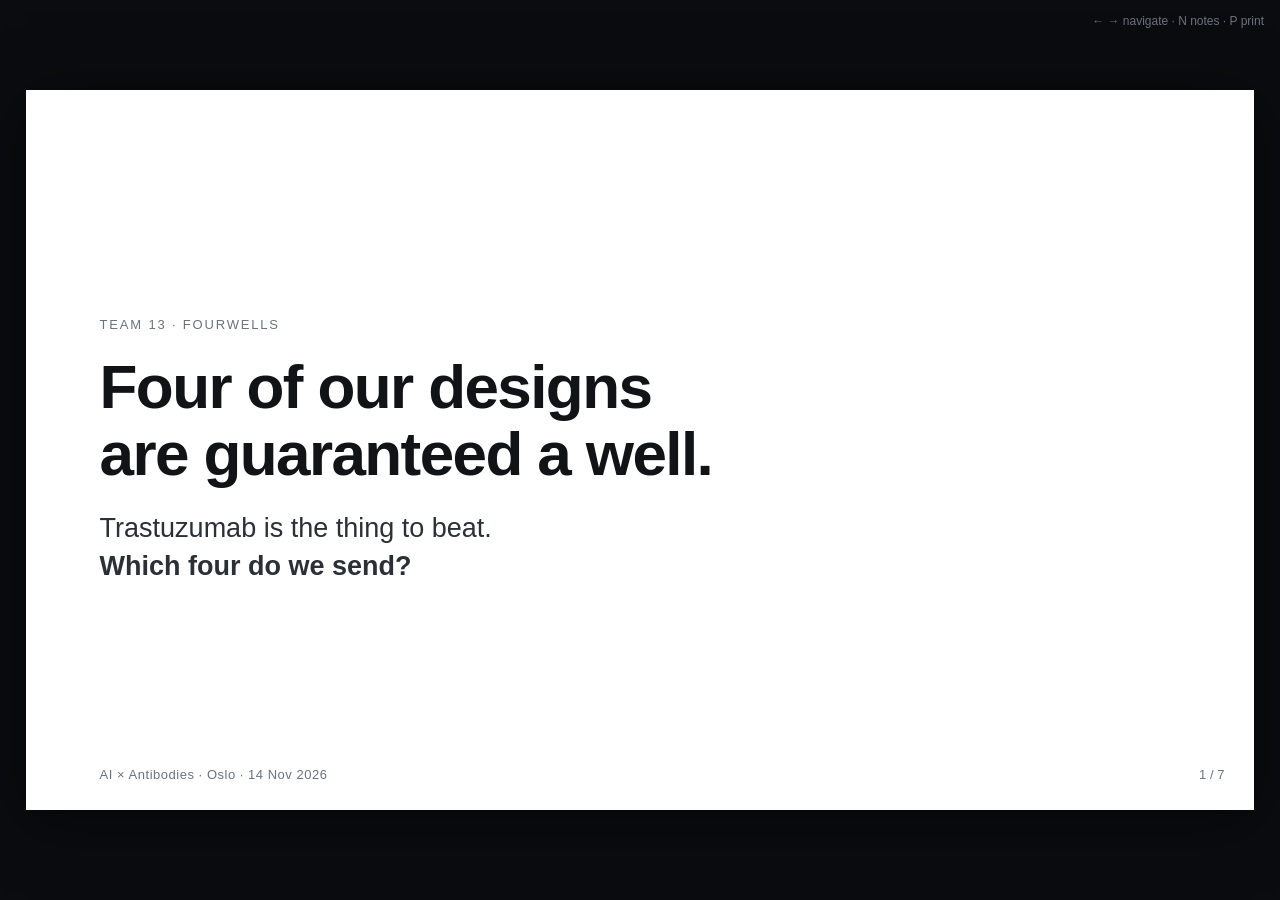
<file: pitch/index.html>
<!DOCTYPE html>
<html lang="en">
<head>
<meta charset="utf-8">
<meta name="viewport" content="width=device-width, initial-scale=1">
<title>FourWells — Team 13</title>
<style>
/* No CDN, no web font, no build step. This opens from a file:// URL on a laptop
   with no network, because at 18:05 the venue wifi is not a dependency we take. */
:root{
  --ink:#111317; --dim:#6b7280; --line:#e5e7eb; --bg:#fff;
  --accent:#1d4ed8; --warn:#b45309; --bad:#b91c1c; --good:#15803d;
}
*{box-sizing:border-box;margin:0;padding:0}
html,body{height:100%}
body{
  font:16px/1.5 -apple-system,BlinkMacSystemFont,"Segoe UI",Roboto,sans-serif;
  color:var(--ink); background:#0b0c0f; display:flex; align-items:center;
  justify-content:center; overflow:hidden;
}
#deck{width:100vw;height:100vh;display:flex;align-items:center;justify-content:center}
.slide{
  display:none; width:min(1280px,96vw); height:min(720px,92vh); background:var(--bg);
  padding:62px 74px; position:relative; flex-direction:column; justify-content:center;
  box-shadow:0 10px 60px rgba(0,0,0,.5);
}
.slide.on{display:flex}
.kicker{font-size:13px;letter-spacing:.14em;text-transform:uppercase;color:var(--dim);margin-bottom:20px}
h1{font-size:62px;line-height:1.08;letter-spacing:-1.6px;font-weight:700}
h2{font-size:40px;line-height:1.15;letter-spacing:-.9px;font-weight:650;margin-bottom:26px}
.lead{font-size:27px;line-height:1.4;color:#2b2f36;margin-top:22px;max-width:30ch}
.big{font-size:88px;font-weight:700;letter-spacing:-2.6px;line-height:1}
ul{list-style:none;margin-top:10px}
li{font-size:22px;line-height:1.5;margin:14px 0;padding-left:26px;position:relative;max-width:46ch}
li:before{content:"";position:absolute;left:0;top:13px;width:11px;height:2px;background:var(--accent)}
li b{font-weight:650}
.cols{display:flex;gap:48px;align-items:flex-start}
.col{flex:1}
.stats{display:flex;gap:40px;margin:14px 0 26px}
.stat{flex:1}
.stat .n{font-size:64px;font-weight:700;letter-spacing:-2px;line-height:1}
.stat .n.bad{color:var(--bad)} .stat .n.good{color:var(--good)}
.stat .l{font-size:15px;color:var(--dim);margin-top:9px;line-height:1.35;max-width:22ch}
.punch{
  font-size:26px;font-weight:600;border-left:4px solid var(--accent);
  padding:12px 0 12px 20px;margin-top:8px;max-width:44ch;
}
table{border-collapse:collapse;font-size:17px;margin-top:6px}
th,td{text-align:left;padding:6px 20px 6px 0;border-bottom:1px solid var(--line)}
th{font-size:12px;text-transform:uppercase;letter-spacing:.07em;color:var(--dim);font-weight:600}
.mono{font-family:ui-monospace,SFMono-Regular,Menlo,monospace;font-size:.92em}
.flow{display:flex;align-items:center;gap:10px;margin:26px 0 8px;flex-wrap:wrap}
.box{border:1.5px solid var(--ink);padding:13px 17px;font-size:16px;font-weight:600}
.box small{display:block;font-weight:400;color:var(--dim);font-size:12.5px;margin-top:3px}
.arrow{color:var(--dim);font-size:20px}
.note{font-size:15.5px;color:var(--dim);margin-top:22px;max-width:62ch;line-height:1.5}
.todo{
  background:#fff7ed;border:2px solid var(--warn);padding:22px 26px;margin-top:18px;
}
.todo h3{color:var(--warn);font-size:15px;text-transform:uppercase;letter-spacing:.08em;margin-bottom:10px}
.todo p{font-size:18px;line-height:1.5;max-width:56ch}
.todo code{background:#fff;border:1px solid #fde3c4;padding:1px 6px;font-size:15px}
#n{position:absolute;bottom:26px;right:30px;font-size:13px;color:var(--dim)}
#brand{position:absolute;bottom:26px;left:74px;font-size:13px;color:var(--dim);letter-spacing:.04em}
#notes{
  display:none;position:fixed;left:0;right:0;bottom:0;background:#111317;color:#e8eaed;
  padding:16px 26px;font-size:15px;line-height:1.5;border-top:2px solid var(--accent);
}
#notes.on{display:block}
#notes b{color:#93b4ff}
#hint{position:fixed;top:12px;right:16px;color:#6b7280;font-size:12px}
@media print{
  body{background:#fff;display:block;overflow:visible}
  #deck{display:block;width:auto;height:auto}
  .slide{display:flex!important;width:100%;height:100vh;page-break-after:always;box-shadow:none;padding:50px 58px}
  #hint,#notes{display:none!important}
}
</style>
</head>
<body>
<div id="hint">← → navigate · N notes · P print</div>
<div id="deck">

<!-- 1 ---------------------------------------------------------------->
<section class="slide on" data-note="Say it, then stop for a beat. Do not explain the pipeline yet. Let the room sit with the number four.">
  <div class="kicker">Team 13 · FourWells</div>
  <h1>Four of our designs<br>are guaranteed a well.</h1>
  <div class="lead">Trastuzumab is the thing to beat.<br><b>Which four do we send?</b></div>
  <div id="brand">AI × Antibodies · Oslo · 14 Nov 2026</div>
  <div id="n">1 / 7</div>
</section>

<!-- 2 ---------------------------------------------------------------->
<section class="slide" data-note="The point of this slide is that candidate count is not the game. Everyone will have thousands. Say: 'nobody in this room wins on candidate count.'">
  <div class="kicker">Why this is hard</div>
  <h2>S-tier means beating trastuzumab<br>on all three axes at once.</h2>
  <div class="cols">
    <div class="col">
      <table>
        <tr><th>Axis</th><th>How the lab measures it</th></tr>
        <tr><td><b>Binding</b></td><td>SPR</td></tr>
        <tr><td><b>Epitope</b></td><td>competitive binding vs trastuzumab</td></tr>
        <tr><td><b>Thermostability</b></td><td>direct measurement</td></tr>
      </table>
      <div class="note">S = all three. A = two. B = one.<br>Most S-tier designs wins the track.</div>
    </div>
    <div class="col">
      <div class="punch">Everyone here has thousands of candidates by three o&rsquo;clock.<br><br>Nobody wins on candidate count. The prize is decided by a <b>ranking</b>.</div>
    </div>
  </div>
  <div id="n">2 / 7</div>
</section>

<!-- 3 ---------------------------------------------------------------->
<section class="slide" data-note="Twenty seconds. Do not linger — this is the slide every other team will spend three minutes on. The funnel numbers are from the committed demo run.">
  <div class="kicker">What we built</div>
  <h2>A ranking engine, not a generator.</h2>
  <div class="flow">
    <div class="box">Generate<small>Foundry RFD4-Proteina</small></div><span class="arrow">→</span>
    <div class="box">Gate<small>abguard + cheap checks</small></div><span class="arrow">→</span>
    <div class="box">Three axes<small>one predictor each</small></div><span class="arrow">→</span>
    <div class="box">Portfolio<small>4 slots, 4 hypotheses</small></div><span class="arrow">→</span>
    <div class="box">Order sheet<small>what the lab makes</small></div>
  </div>
  <ul>
    <li><b>Every rejection carries a named reason</b> — the reason distribution is an output, so drift in generation is visible immediately.</li>
    <li><b>Offline and deterministic.</b> Fixed seed, committed cache, no network. A judge reproduces our numbers with no GPU.</li>
    <li><b>Re-renders without re-running anything</b> — the records are the evidence, the report is a view of them.</li>
  </ul>
  <div id="n">3 / 7</div>
</section>

<!-- 4 ---------------------------------------------------------------->
<section class="slide" data-note="This is the judgment slide. The product-not-sum point is the one to land: excellent on two axes and hopeless on the third scores ZERO S-tier, and an average hides exactly that.">
  <div class="kicker">How we decide</div>
  <h2>Four decisions we can defend.</h2>
  <ul>
    <li><b>Epitope is near-free in optimisation and fatal in de novo.</b> So every de novo design is conditioned on HER2 domain IV, and one with no structural evidence it gets there is <i>capped, not guessed</i>.</li>
    <li><b>Stability is the beatable axis</b> — so it gets the real effort.</li>
    <li><b>We rank on the joint probability, not a weighted sum.</b> Excellent on two axes and hopeless on the third scores zero S-tier. An average hides precisely that; a product cannot.</li>
    <li><b>Never four slots on four variants of one parent.</b> Slots are allocated across clusters, so four wells buy four hypotheses.</li>
  </ul>
  <div id="n">4 / 7</div>
</section>

<!-- 5 ---------------------------------------------------------------->
<section class="slide" data-note="THE slide. Get here fast. Lead with the null result — a team that names its own failure mode reads as credible, one showing only wins reads as overfitted. Then the exclusions, then the two named mistakes.">
  <div class="kicker">The proof — and it is a null result</div>
  <h2>We trained the obvious model.<br>It does not work, and we can show why.</h2>
  <div class="stats">
    <div class="stat"><div class="n good">0.879</div><div class="l">AUC on held-out FACS variants (edit distance &gt; 7, zero shared CDRH3)</div></div>
    <div class="stat"><div class="n bad">0.508</div><div class="l">AUC on the SPR-measured designs we are actually allowed to submit — <b>chance</b></div></div>
    <div class="stat"><div class="n">0.750</div><div class="l">plain CDRH3 identity to trastuzumab, same designs</div></div>
  </div>
  <div class="punch">A 524,346-row training set loses to a string comparison.</div>
  <div class="note">
    <b>Why, measurably:</b> the FACS label itself only predicts a tighter K<sub>D</sub> at AUC 0.608 (n = 27 molecules carrying both). The ceiling is the assay gap, not the model &mdash; so no model fit to these labels can clear it.
    <b>The pool is 114</b> after removing 48 too similar to the parent to be submittable, 17 training leaks, 8 parent replicates and 3 non-10-mers &mdash; every exclusion removes designs that would have flattered us.
    <b>Our two worst calls:</b> <span class="mono">YNAGMYVYTG</span> ranked 1 of 114 and measures 124&nbsp;nM; <span class="mono">WKGYGSYVHD</span> binds at 0.723&nbsp;nM and ranked 112 of 114.
  </div>
  <div id="n">5 / 7</div>
</section>

<!-- 6 ---------------------------------------------------------------->
<section class="slide" data-note="The most concrete thing any team puts on screen. One line per design: the hypothesis, the three axes against the baseline, the kill criterion. FILL THIS FROM THE ORDER SHEET.">
  <div class="kicker">Our four · 4 of 205 eligible, from 401 generated</div>
  <h2>Four wells, four hypotheses.</h2>
  <table style="font-size:15.5px;width:100%">
    <tr>
      <th>#</th><th>Design</th><th>CDRH3</th><th>Subs</th>
      <th>Binding</th><th>Epitope</th><th>Stability</th><th>Joint</th><th>Kill criterion</th>
    </tr>
    <tr><td>&mdash;</td><td><b>trastuzumab</b></td><td class="mono">WGGDGFYAMD</td><td>&mdash;</td>
      <td><b>0.500</b></td><td><b>0.500</b></td><td><b>0.500</b></td><td><b>0.125</b></td>
      <td style="color:#6b7280">the baseline, by construction</td></tr>
    <tr><td>1</td><td class="mono">optA_46</td><td class="mono">SYSTSYYYFD</td><td>8</td>
      <td>0.25 ▼</td><td>0.34 ▼ <small>prior</small></td><td>0.57 ▲</td><td>0.046</td>
      <td>SPR K<sub>D</sub> above parent</td></tr>
    <tr><td>2</td><td class="mono">optB_10</td><td class="mono">YPGRYFYTYD</td><td>6</td>
      <td>0.23 ▼</td><td>0.29 ▼ <b>structural</b></td><td>0.61 ▲</td><td>0.041</td>
      <td>SPR K<sub>D</sub> above parent</td></tr>
    <tr><td>3</td><td class="mono">optA_21</td><td class="mono">WKSSYYYYFD</td><td>7</td>
      <td>0.28 ▼</td><td>0.23 ▼ <b>structural</b></td><td>0.60 ▲</td><td>0.038</td>
      <td>no longer displaces trastuzumab</td></tr>
    <tr><td>4</td><td class="mono">optA_55</td><td class="mono">YASLYNYYFD</td><td>8</td>
      <td>0.18 ▼</td><td>0.34 ▼ <small>prior</small></td><td>0.57 ▲</td><td>0.034</td>
      <td>SPR K<sub>D</sub> above parent</td></tr>
  </table>
  <div class="note" style="margin-top:16px">
    <b>Four clusters, four ideas</b> &mdash; c30, c135, c119, c79. A failure costs us one hypothesis, not the shortlist. <b>Two score epitope from measured structure</b> (75% and 65% domain IV coverage), two from the paratope-conservation prior.
    <b>Every row is below 0.500 on binding</b>, and that is the honest shape of the bet: the &lt;70% CDRH3 rule forces us off an affinity-matured loop, so we are buying stability and epitope and paying for it in affinity. <b>All four are optimisation track</b> &mdash; deliberate, not discovered.
  </div>
  <div id="n">6 / 7</div>
</section>

<!-- 7 ---------------------------------------------------------------->
<section class="slide" data-note="Close on the slot arithmetic: a good pitch is not separate from the lab result, it buys more shots at it. Then stop talking.">
  <div class="kicker">What is next</div>
  <h2>The ranking layer outlives this challenge.</h2>
  <div class="cols">
    <div class="col">
      <ul>
        <li><b>Every design ships with a kill criterion</b>, so the lab result is informative either way — we wrote down what would falsify each one before seeing any data.</li>
        <li><b>The ranking layer is generation-agnostic.</b> Gates, axes and portfolio read the record, not the antigen — we rehearsed it blind on two targets it had never seen.</li>
        <li><b>What we did not do:</b> try to out-model Foundry in seven hours.</li>
      </ul>
    </div>
    <div class="col">
      <div class="punch">Placing today earns 12, 8 or 4 extra wells on top of the guaranteed four.<br><br>A good pitch is not separate from the lab result. It buys more shots at it.</div>
    </div>
  </div>
  <div class="note"><b>Honest limit:</b> generation does not yet retarget — the reference antibody stays trastuzumab whatever target you pass. The ranking layer retargets; the generator does not. See <span class="mono">docs/blind-rehearsal.md</span>.</div>
  <div id="n">7 / 7</div>
</section>

</div>
<div id="notes"></div>

<script>
(function(){
  var s = [].slice.call(document.querySelectorAll('.slide')), i = 0, notesOn = false;
  var notes = document.getElementById('notes');
  function draw(){
    s.forEach(function(el,k){ el.classList.toggle('on', k===i); });
    notes.innerHTML = '<b>Slide ' + (i+1) + '</b> — ' + (s[i].dataset.note || '');
    try { location.hash = 's' + (i+1); } catch(e){}
  }
  function go(d){ i = Math.max(0, Math.min(s.length-1, i+d)); draw(); }
  document.addEventListener('keydown', function(e){
    if (e.key==='ArrowRight'||e.key===' '||e.key==='PageDown'){ e.preventDefault(); go(1); }
    else if (e.key==='ArrowLeft'||e.key==='PageUp'){ e.preventDefault(); go(-1); }
    else if (e.key==='Home'){ i=0; draw(); }
    else if (e.key==='End'){ i=s.length-1; draw(); }
    else if (e.key==='n'||e.key==='N'){ notesOn=!notesOn; notes.classList.toggle('on',notesOn); }
    else if (e.key==='p'||e.key==='P'){ window.print(); }
    else if (e.key>='1'&&e.key<='7'){ i=+e.key-1; draw(); }
  });
  document.addEventListener('click', function(e){ if(!e.target.closest('#notes')) go(1); });
  var m = (location.hash||'').match(/^#s(\d+)$/);
  if (m) i = Math.max(0, Math.min(s.length-1, +m[1]-1));
  draw();
})();
</script>
</body>
</html>
</file>
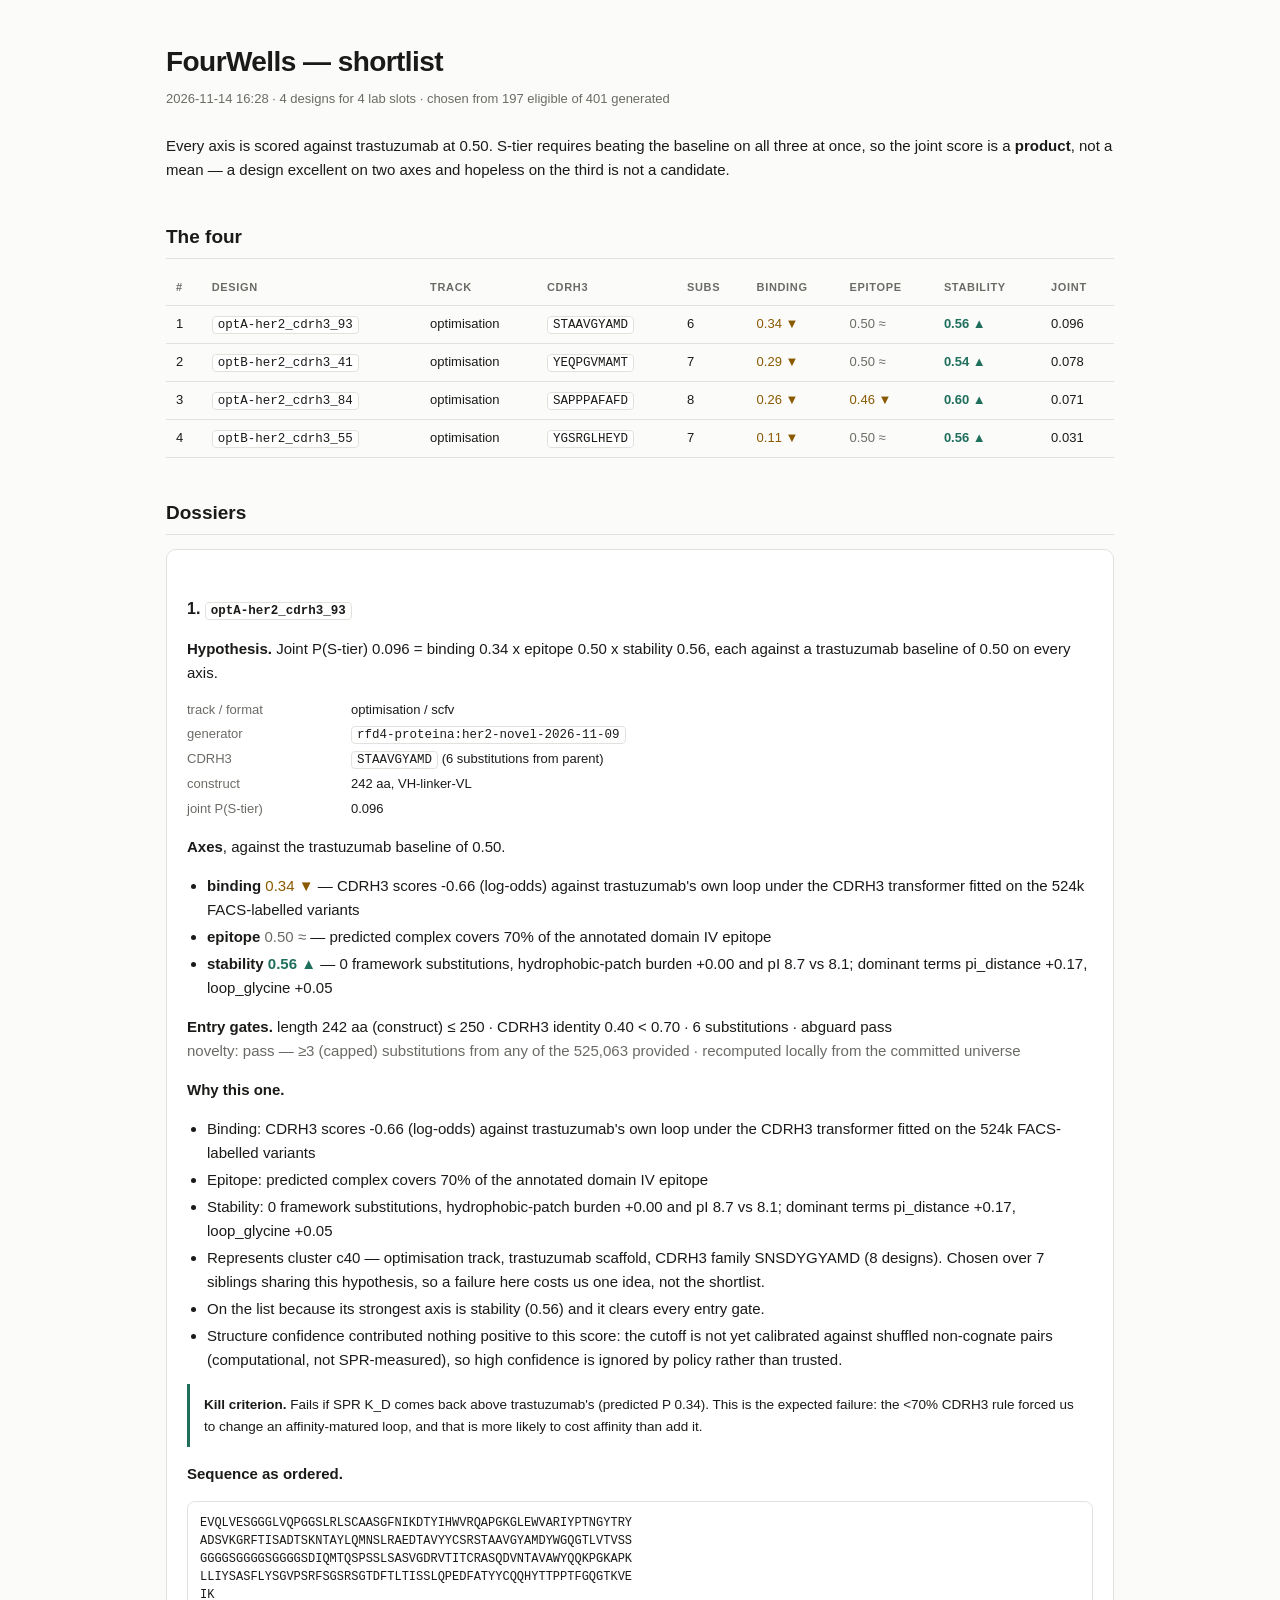
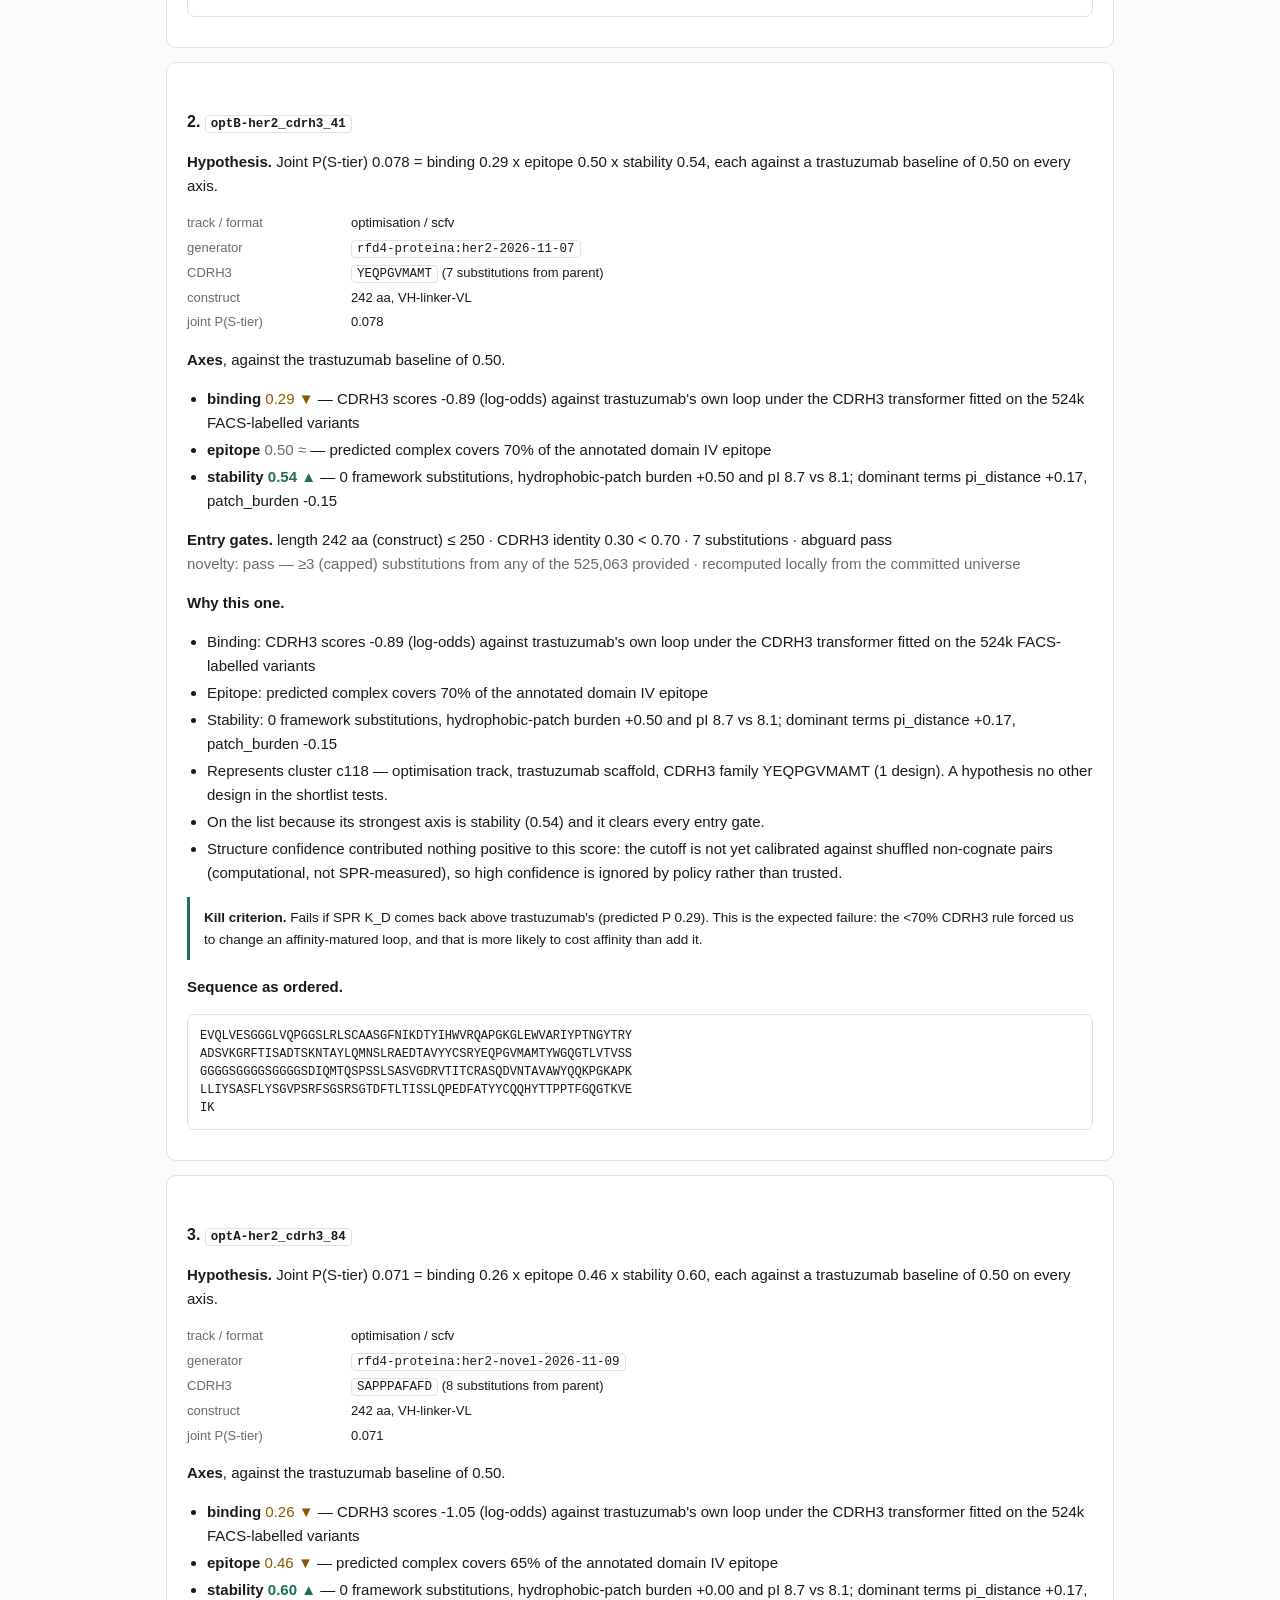
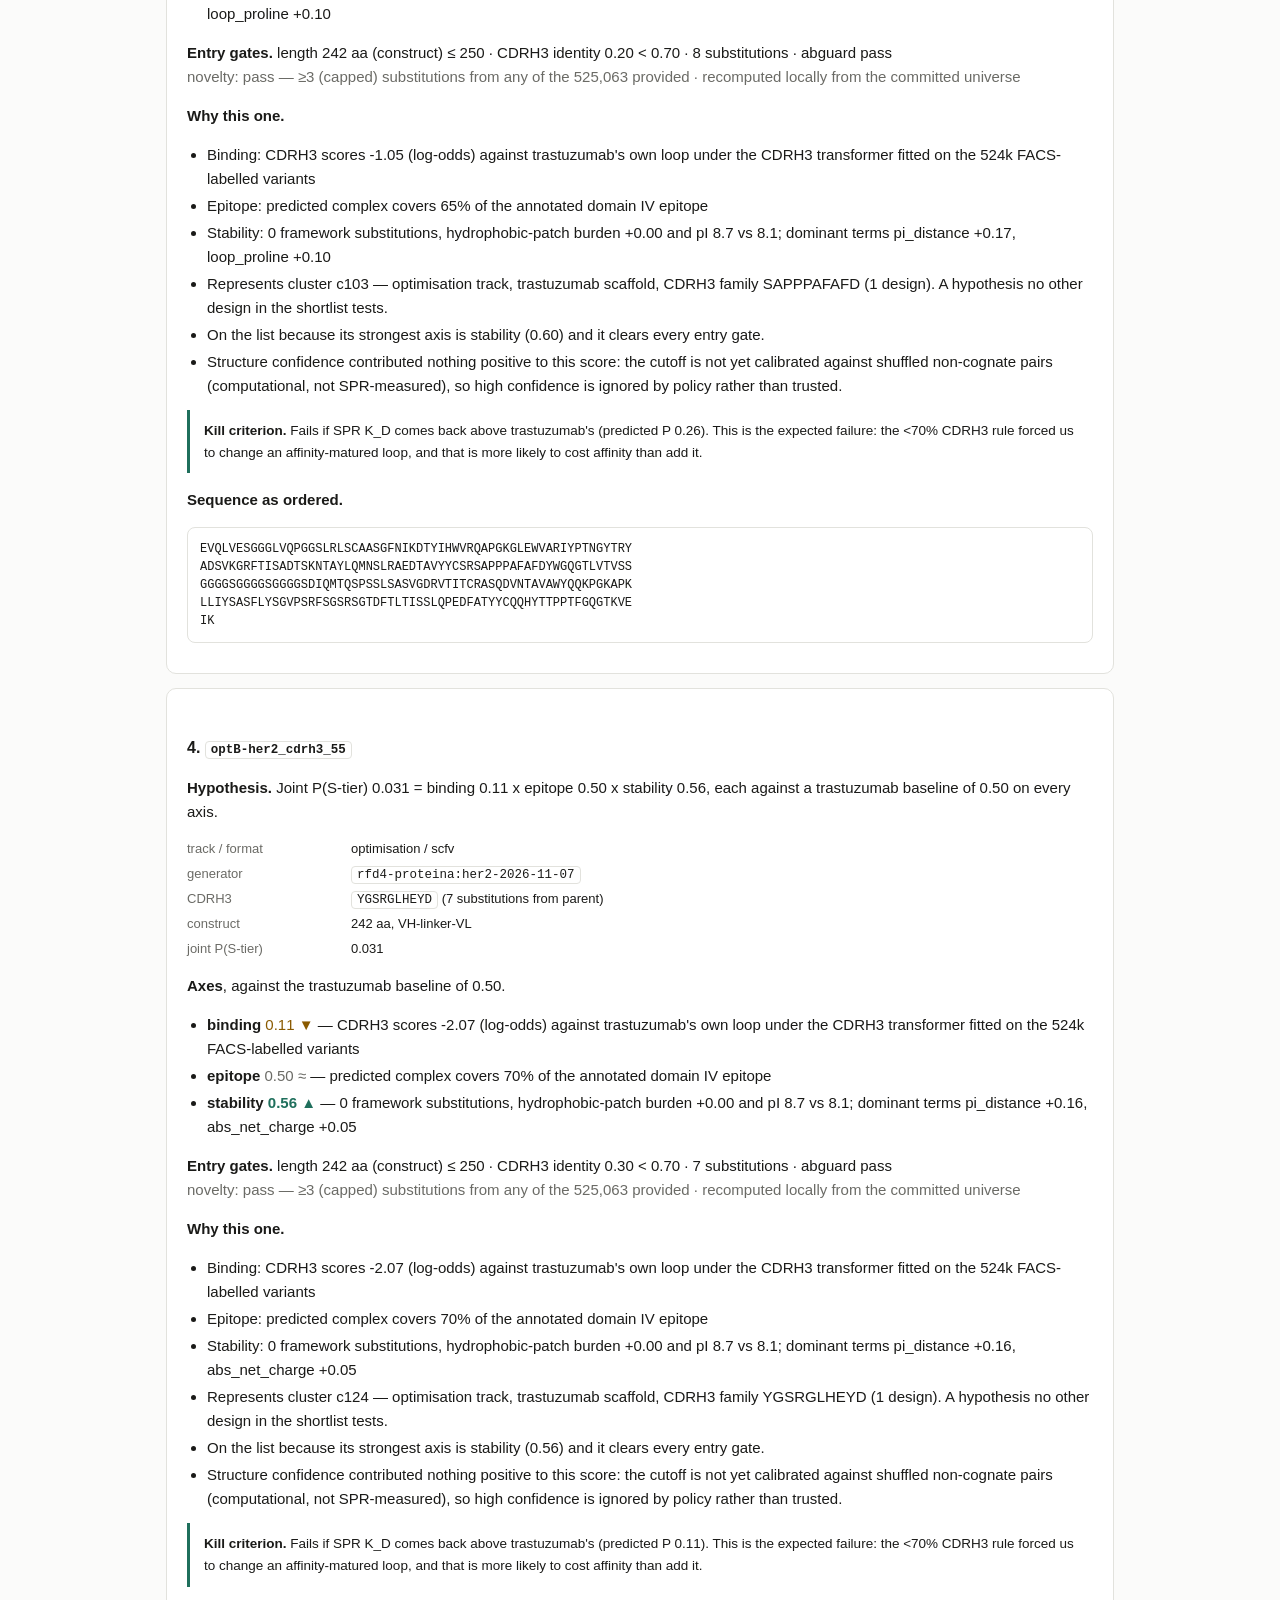
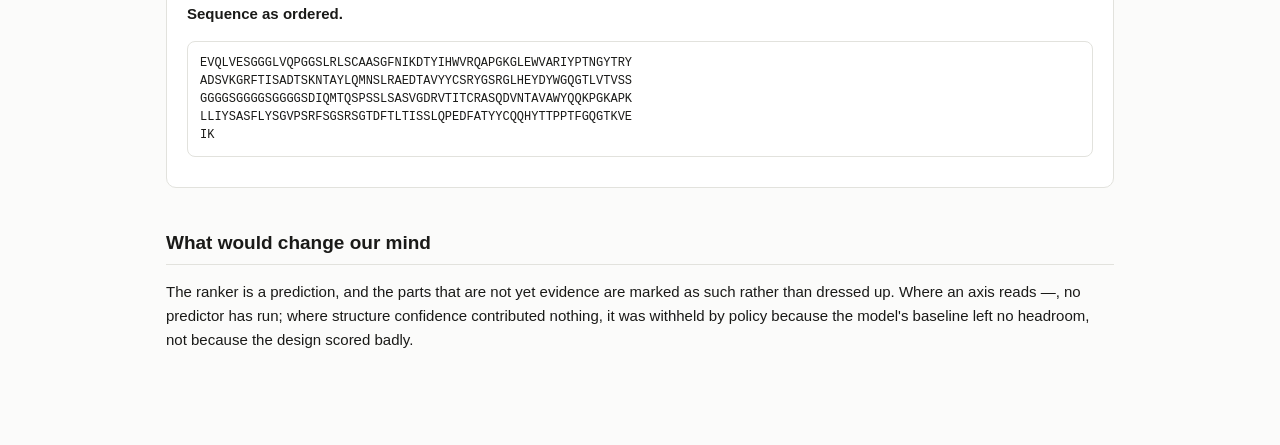
<file: results/report.html>
<!doctype html><html lang=en><meta charset=utf-8>
<meta name=viewport content="width=device-width,initial-scale=1">
<title>FourWells shortlist</title>
<style>
:root{--bg:#fbfbfa;--fg:#1a1a18;--mut:#6b6b66;--line:#e2e2dd;--acc:#1f6f5c;--warn:#8a5a00;--card:#fff}
@media(prefers-color-scheme:dark){:root:not([data-theme=light]){--bg:#16171a;--fg:#e8e8e4;--mut:#9a9a94;--line:#2b2c30;--acc:#5fc9a8;--warn:#d9a441;--card:#1d1e22}}
*{box-sizing:border-box}
body{margin:0;background:var(--bg);color:var(--fg);font:15px/1.6 ui-sans-serif,-apple-system,Segoe UI,Roboto,sans-serif}
.wrap{max-width:980px;margin:0 auto;padding:40px 16px 80px}
h1{font-size:28px;margin:0 0 4px;letter-spacing:-.02em}
h2{font-size:19px;margin:40px 0 12px;padding-bottom:6px;border-bottom:1px solid var(--line)}
h3{font-size:16px;margin:28px 0 8px}
.sub{color:var(--mut);font-size:13px;margin-bottom:24px}
table{width:100%;border-collapse:collapse;font-size:13px;margin:12px 0}
th,td{text-align:left;padding:8px 10px;border-bottom:1px solid var(--line)}
th{color:var(--mut);font-weight:600;font-size:11px;text-transform:uppercase;letter-spacing:.06em}
code,pre{font-family:ui-monospace,SFMono-Regular,Menlo,monospace}
code{font-size:12.5px;background:var(--card);border:1px solid var(--line);border-radius:4px;padding:1px 5px}
pre{background:var(--card);border:1px solid var(--line);border-radius:8px;padding:12px;overflow-x:auto;font-size:12px;line-height:1.5}
.card{background:var(--card);border:1px solid var(--line);border-radius:10px;padding:18px 20px;margin:14px 0}
.up{color:var(--acc);font-weight:600}.dn{color:var(--warn)}.eq{color:var(--mut)}
.kv{display:grid;grid-template-columns:150px 1fr;gap:4px 14px;font-size:13px;margin:10px 0}
.kv dt{color:var(--mut)}.kv dd{margin:0}
.warn{border-left:3px solid var(--warn);background:var(--card);padding:12px 16px;border-radius:0 8px 8px 0;margin:14px 0;font-size:13.5px}
.kill{border-left:3px solid var(--acc);padding:10px 14px;margin:12px 0;font-size:13.5px;background:var(--card);border-radius:0 8px 8px 0}
ul{margin:8px 0;padding-left:20px}li{margin:3px 0}
@media(max-width:640px){.kv{grid-template-columns:1fr}.wrap{padding:24px 16px 60px}}
</style><div class=wrap>
<h1>FourWells — shortlist</h1>
<div class=sub>2026-11-14 16:28 · 4 designs for 4 lab slots · chosen from 197 eligible of 401 generated</div>
<p>Every axis is scored against trastuzumab at 0.50. S-tier requires beating the baseline on all three at once, so the joint score is a <strong>product</strong>, not a mean — a design excellent on two axes and hopeless on the third is not a candidate.</p>
<h2>The four</h2><table><tr><th>#<th>design<th>track<th>CDRH3<th>subs<th>binding<th>epitope<th>stability<th>joint
<tr><td>1<td><code>optA-her2_cdrh3_93</code><td>optimisation<td><code>STAAVGYAMD</code><td>6<td><span class="dn">0.34 ▼</span><td><span class="eq">0.50 ≈</span><td><span class="up">0.56 ▲</span><td>0.096
<tr><td>2<td><code>optB-her2_cdrh3_41</code><td>optimisation<td><code>YEQPGVMAMT</code><td>7<td><span class="dn">0.29 ▼</span><td><span class="eq">0.50 ≈</span><td><span class="up">0.54 ▲</span><td>0.078
<tr><td>3<td><code>optA-her2_cdrh3_84</code><td>optimisation<td><code>SAPPPAFAFD</code><td>8<td><span class="dn">0.26 ▼</span><td><span class="dn">0.46 ▼</span><td><span class="up">0.60 ▲</span><td>0.071
<tr><td>4<td><code>optB-her2_cdrh3_55</code><td>optimisation<td><code>YGSRGLHEYD</code><td>7<td><span class="dn">0.11 ▼</span><td><span class="eq">0.50 ≈</span><td><span class="up">0.56 ▲</span><td>0.031
</table>
<h2>Dossiers</h2>
<div class=card><h3>1. <code>optA-her2_cdrh3_93</code></h3>
<p><strong>Hypothesis.</strong> Joint P(S-tier) 0.096 = binding 0.34 x epitope 0.50 x stability 0.56, each against a trastuzumab baseline of 0.50 on every axis.</p>
<dl class=kv>
<dt>track / format<dd>optimisation / scfv
<dt>generator<dd><code>rfd4-proteina:her2-novel-2026-11-09</code>
<dt>CDRH3<dd><code>STAAVGYAMD</code> (6 substitutions from parent)
<dt>construct<dd>242 aa, VH-linker-VL
<dt>joint P(S-tier)<dd>0.096
</dl>
<p><strong>Axes</strong>, against the trastuzumab baseline of 0.50.</p><ul>
<li><strong>binding</strong> <span class="dn">0.34 ▼</span> — CDRH3 scores -0.66 (log-odds) against trastuzumab&#x27;s own loop under the CDRH3 transformer fitted on the 524k FACS-labelled variants
<li><strong>epitope</strong> <span class="eq">0.50 ≈</span> — predicted complex covers 70% of the annotated domain IV epitope
<li><strong>stability</strong> <span class="up">0.56 ▲</span> — 0 framework substitutions, hydrophobic-patch burden +0.00 and pI 8.7 vs 8.1; dominant terms pi_distance +0.17, loop_glycine +0.05
</ul>
<p><strong>Entry gates.</strong> length 242 aa (construct) ≤ 250 · CDRH3 identity 0.40 &lt; 0.70 · 6 substitutions · abguard pass<br><span class=eq>novelty: pass — ≥3 (capped) substitutions from any of the 525,063 provided · recomputed locally from the committed universe</span></p>
<p><strong>Why this one.</strong></p><ul>
<li>Binding: CDRH3 scores -0.66 (log-odds) against trastuzumab&#x27;s own loop under the CDRH3 transformer fitted on the 524k FACS-labelled variants
<li>Epitope: predicted complex covers 70% of the annotated domain IV epitope
<li>Stability: 0 framework substitutions, hydrophobic-patch burden +0.00 and pI 8.7 vs 8.1; dominant terms pi_distance +0.17, loop_glycine +0.05
<li>Represents cluster c40 — optimisation track, trastuzumab scaffold, CDRH3 family SNSDYGYAMD (8 designs). Chosen over 7 siblings sharing this hypothesis, so a failure here costs us one idea, not the shortlist.
<li>On the list because its strongest axis is stability (0.56) and it clears every entry gate.
<li>Structure confidence contributed nothing positive to this score: the cutoff is not yet calibrated against shuffled non-cognate pairs (computational, not SPR-measured), so high confidence is ignored by policy rather than trusted.
</ul>
<div class=kill><strong>Kill criterion.</strong> Fails if SPR K_D comes back above trastuzumab&#x27;s (predicted P 0.34). This is the expected failure: the &lt;70% CDRH3 rule forced us to change an affinity-matured loop, and that is more likely to cost affinity than add it.</div>
<p><strong>Sequence as ordered.</strong></p><pre>
EVQLVESGGGLVQPGGSLRLSCAASGFNIKDTYIHWVRQAPGKGLEWVARIYPTNGYTRY
ADSVKGRFTISADTSKNTAYLQMNSLRAEDTAVYYCSRSTAAVGYAMDYWGQGTLVTVSS
GGGGSGGGGSGGGGSDIQMTQSPSSLSASVGDRVTITCRASQDVNTAVAWYQQKPGKAPK
LLIYSASFLYSGVPSRFSGSRSGTDFTLTISSLQPEDFATYYCQQHYTTPPTFGQGTKVE
IK
</pre></div>
<div class=card><h3>2. <code>optB-her2_cdrh3_41</code></h3>
<p><strong>Hypothesis.</strong> Joint P(S-tier) 0.078 = binding 0.29 x epitope 0.50 x stability 0.54, each against a trastuzumab baseline of 0.50 on every axis.</p>
<dl class=kv>
<dt>track / format<dd>optimisation / scfv
<dt>generator<dd><code>rfd4-proteina:her2-2026-11-07</code>
<dt>CDRH3<dd><code>YEQPGVMAMT</code> (7 substitutions from parent)
<dt>construct<dd>242 aa, VH-linker-VL
<dt>joint P(S-tier)<dd>0.078
</dl>
<p><strong>Axes</strong>, against the trastuzumab baseline of 0.50.</p><ul>
<li><strong>binding</strong> <span class="dn">0.29 ▼</span> — CDRH3 scores -0.89 (log-odds) against trastuzumab&#x27;s own loop under the CDRH3 transformer fitted on the 524k FACS-labelled variants
<li><strong>epitope</strong> <span class="eq">0.50 ≈</span> — predicted complex covers 70% of the annotated domain IV epitope
<li><strong>stability</strong> <span class="up">0.54 ▲</span> — 0 framework substitutions, hydrophobic-patch burden +0.50 and pI 8.7 vs 8.1; dominant terms pi_distance +0.17, patch_burden -0.15
</ul>
<p><strong>Entry gates.</strong> length 242 aa (construct) ≤ 250 · CDRH3 identity 0.30 &lt; 0.70 · 7 substitutions · abguard pass<br><span class=eq>novelty: pass — ≥3 (capped) substitutions from any of the 525,063 provided · recomputed locally from the committed universe</span></p>
<p><strong>Why this one.</strong></p><ul>
<li>Binding: CDRH3 scores -0.89 (log-odds) against trastuzumab&#x27;s own loop under the CDRH3 transformer fitted on the 524k FACS-labelled variants
<li>Epitope: predicted complex covers 70% of the annotated domain IV epitope
<li>Stability: 0 framework substitutions, hydrophobic-patch burden +0.50 and pI 8.7 vs 8.1; dominant terms pi_distance +0.17, patch_burden -0.15
<li>Represents cluster c118 — optimisation track, trastuzumab scaffold, CDRH3 family YEQPGVMAMT (1 design). A hypothesis no other design in the shortlist tests.
<li>On the list because its strongest axis is stability (0.54) and it clears every entry gate.
<li>Structure confidence contributed nothing positive to this score: the cutoff is not yet calibrated against shuffled non-cognate pairs (computational, not SPR-measured), so high confidence is ignored by policy rather than trusted.
</ul>
<div class=kill><strong>Kill criterion.</strong> Fails if SPR K_D comes back above trastuzumab&#x27;s (predicted P 0.29). This is the expected failure: the &lt;70% CDRH3 rule forced us to change an affinity-matured loop, and that is more likely to cost affinity than add it.</div>
<p><strong>Sequence as ordered.</strong></p><pre>
EVQLVESGGGLVQPGGSLRLSCAASGFNIKDTYIHWVRQAPGKGLEWVARIYPTNGYTRY
ADSVKGRFTISADTSKNTAYLQMNSLRAEDTAVYYCSRYEQPGVMAMTYWGQGTLVTVSS
GGGGSGGGGSGGGGSDIQMTQSPSSLSASVGDRVTITCRASQDVNTAVAWYQQKPGKAPK
LLIYSASFLYSGVPSRFSGSRSGTDFTLTISSLQPEDFATYYCQQHYTTPPTFGQGTKVE
IK
</pre></div>
<div class=card><h3>3. <code>optA-her2_cdrh3_84</code></h3>
<p><strong>Hypothesis.</strong> Joint P(S-tier) 0.071 = binding 0.26 x epitope 0.46 x stability 0.60, each against a trastuzumab baseline of 0.50 on every axis.</p>
<dl class=kv>
<dt>track / format<dd>optimisation / scfv
<dt>generator<dd><code>rfd4-proteina:her2-novel-2026-11-09</code>
<dt>CDRH3<dd><code>SAPPPAFAFD</code> (8 substitutions from parent)
<dt>construct<dd>242 aa, VH-linker-VL
<dt>joint P(S-tier)<dd>0.071
</dl>
<p><strong>Axes</strong>, against the trastuzumab baseline of 0.50.</p><ul>
<li><strong>binding</strong> <span class="dn">0.26 ▼</span> — CDRH3 scores -1.05 (log-odds) against trastuzumab&#x27;s own loop under the CDRH3 transformer fitted on the 524k FACS-labelled variants
<li><strong>epitope</strong> <span class="dn">0.46 ▼</span> — predicted complex covers 65% of the annotated domain IV epitope
<li><strong>stability</strong> <span class="up">0.60 ▲</span> — 0 framework substitutions, hydrophobic-patch burden +0.00 and pI 8.7 vs 8.1; dominant terms pi_distance +0.17, loop_proline +0.10
</ul>
<p><strong>Entry gates.</strong> length 242 aa (construct) ≤ 250 · CDRH3 identity 0.20 &lt; 0.70 · 8 substitutions · abguard pass<br><span class=eq>novelty: pass — ≥3 (capped) substitutions from any of the 525,063 provided · recomputed locally from the committed universe</span></p>
<p><strong>Why this one.</strong></p><ul>
<li>Binding: CDRH3 scores -1.05 (log-odds) against trastuzumab&#x27;s own loop under the CDRH3 transformer fitted on the 524k FACS-labelled variants
<li>Epitope: predicted complex covers 65% of the annotated domain IV epitope
<li>Stability: 0 framework substitutions, hydrophobic-patch burden +0.00 and pI 8.7 vs 8.1; dominant terms pi_distance +0.17, loop_proline +0.10
<li>Represents cluster c103 — optimisation track, trastuzumab scaffold, CDRH3 family SAPPPAFAFD (1 design). A hypothesis no other design in the shortlist tests.
<li>On the list because its strongest axis is stability (0.60) and it clears every entry gate.
<li>Structure confidence contributed nothing positive to this score: the cutoff is not yet calibrated against shuffled non-cognate pairs (computational, not SPR-measured), so high confidence is ignored by policy rather than trusted.
</ul>
<div class=kill><strong>Kill criterion.</strong> Fails if SPR K_D comes back above trastuzumab&#x27;s (predicted P 0.26). This is the expected failure: the &lt;70% CDRH3 rule forced us to change an affinity-matured loop, and that is more likely to cost affinity than add it.</div>
<p><strong>Sequence as ordered.</strong></p><pre>
EVQLVESGGGLVQPGGSLRLSCAASGFNIKDTYIHWVRQAPGKGLEWVARIYPTNGYTRY
ADSVKGRFTISADTSKNTAYLQMNSLRAEDTAVYYCSRSAPPPAFAFDYWGQGTLVTVSS
GGGGSGGGGSGGGGSDIQMTQSPSSLSASVGDRVTITCRASQDVNTAVAWYQQKPGKAPK
LLIYSASFLYSGVPSRFSGSRSGTDFTLTISSLQPEDFATYYCQQHYTTPPTFGQGTKVE
IK
</pre></div>
<div class=card><h3>4. <code>optB-her2_cdrh3_55</code></h3>
<p><strong>Hypothesis.</strong> Joint P(S-tier) 0.031 = binding 0.11 x epitope 0.50 x stability 0.56, each against a trastuzumab baseline of 0.50 on every axis.</p>
<dl class=kv>
<dt>track / format<dd>optimisation / scfv
<dt>generator<dd><code>rfd4-proteina:her2-2026-11-07</code>
<dt>CDRH3<dd><code>YGSRGLHEYD</code> (7 substitutions from parent)
<dt>construct<dd>242 aa, VH-linker-VL
<dt>joint P(S-tier)<dd>0.031
</dl>
<p><strong>Axes</strong>, against the trastuzumab baseline of 0.50.</p><ul>
<li><strong>binding</strong> <span class="dn">0.11 ▼</span> — CDRH3 scores -2.07 (log-odds) against trastuzumab&#x27;s own loop under the CDRH3 transformer fitted on the 524k FACS-labelled variants
<li><strong>epitope</strong> <span class="eq">0.50 ≈</span> — predicted complex covers 70% of the annotated domain IV epitope
<li><strong>stability</strong> <span class="up">0.56 ▲</span> — 0 framework substitutions, hydrophobic-patch burden +0.00 and pI 8.7 vs 8.1; dominant terms pi_distance +0.16, abs_net_charge +0.05
</ul>
<p><strong>Entry gates.</strong> length 242 aa (construct) ≤ 250 · CDRH3 identity 0.30 &lt; 0.70 · 7 substitutions · abguard pass<br><span class=eq>novelty: pass — ≥3 (capped) substitutions from any of the 525,063 provided · recomputed locally from the committed universe</span></p>
<p><strong>Why this one.</strong></p><ul>
<li>Binding: CDRH3 scores -2.07 (log-odds) against trastuzumab&#x27;s own loop under the CDRH3 transformer fitted on the 524k FACS-labelled variants
<li>Epitope: predicted complex covers 70% of the annotated domain IV epitope
<li>Stability: 0 framework substitutions, hydrophobic-patch burden +0.00 and pI 8.7 vs 8.1; dominant terms pi_distance +0.16, abs_net_charge +0.05
<li>Represents cluster c124 — optimisation track, trastuzumab scaffold, CDRH3 family YGSRGLHEYD (1 design). A hypothesis no other design in the shortlist tests.
<li>On the list because its strongest axis is stability (0.56) and it clears every entry gate.
<li>Structure confidence contributed nothing positive to this score: the cutoff is not yet calibrated against shuffled non-cognate pairs (computational, not SPR-measured), so high confidence is ignored by policy rather than trusted.
</ul>
<div class=kill><strong>Kill criterion.</strong> Fails if SPR K_D comes back above trastuzumab&#x27;s (predicted P 0.11). This is the expected failure: the &lt;70% CDRH3 rule forced us to change an affinity-matured loop, and that is more likely to cost affinity than add it.</div>
<p><strong>Sequence as ordered.</strong></p><pre>
EVQLVESGGGLVQPGGSLRLSCAASGFNIKDTYIHWVRQAPGKGLEWVARIYPTNGYTRY
ADSVKGRFTISADTSKNTAYLQMNSLRAEDTAVYYCSRYGSRGLHEYDYWGQGTLVTVSS
GGGGSGGGGSGGGGSDIQMTQSPSSLSASVGDRVTITCRASQDVNTAVAWYQQKPGKAPK
LLIYSASFLYSGVPSRFSGSRSGTDFTLTISSLQPEDFATYYCQQHYTTPPTFGQGTKVE
IK
</pre></div>
<h2>What would change our mind</h2>
<p>The ranker is a prediction, and the parts that are not yet evidence are marked as such rather than dressed up. Where an axis reads —, no predictor has run; where structure confidence contributed nothing, it was withheld by policy because the model's baseline left no headroom, not because the design scored badly.</p>
</div></html>
</file>
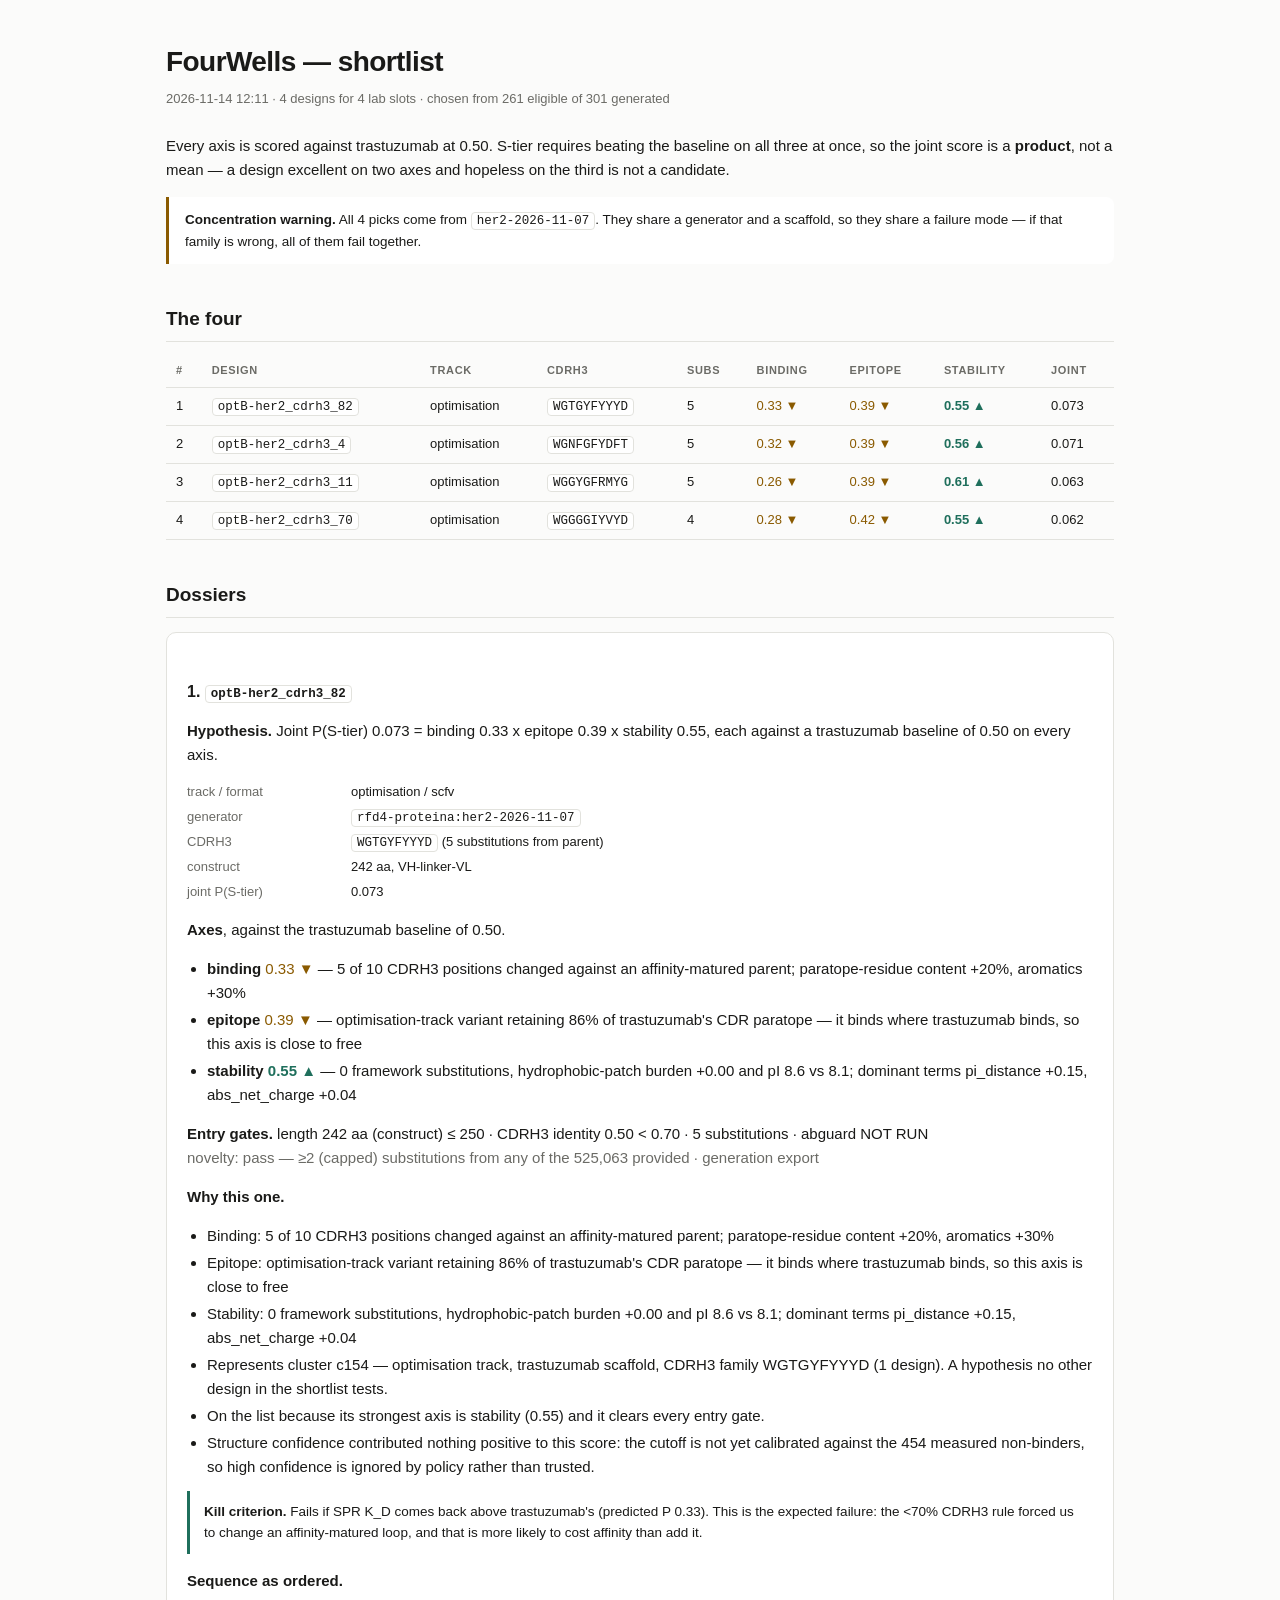
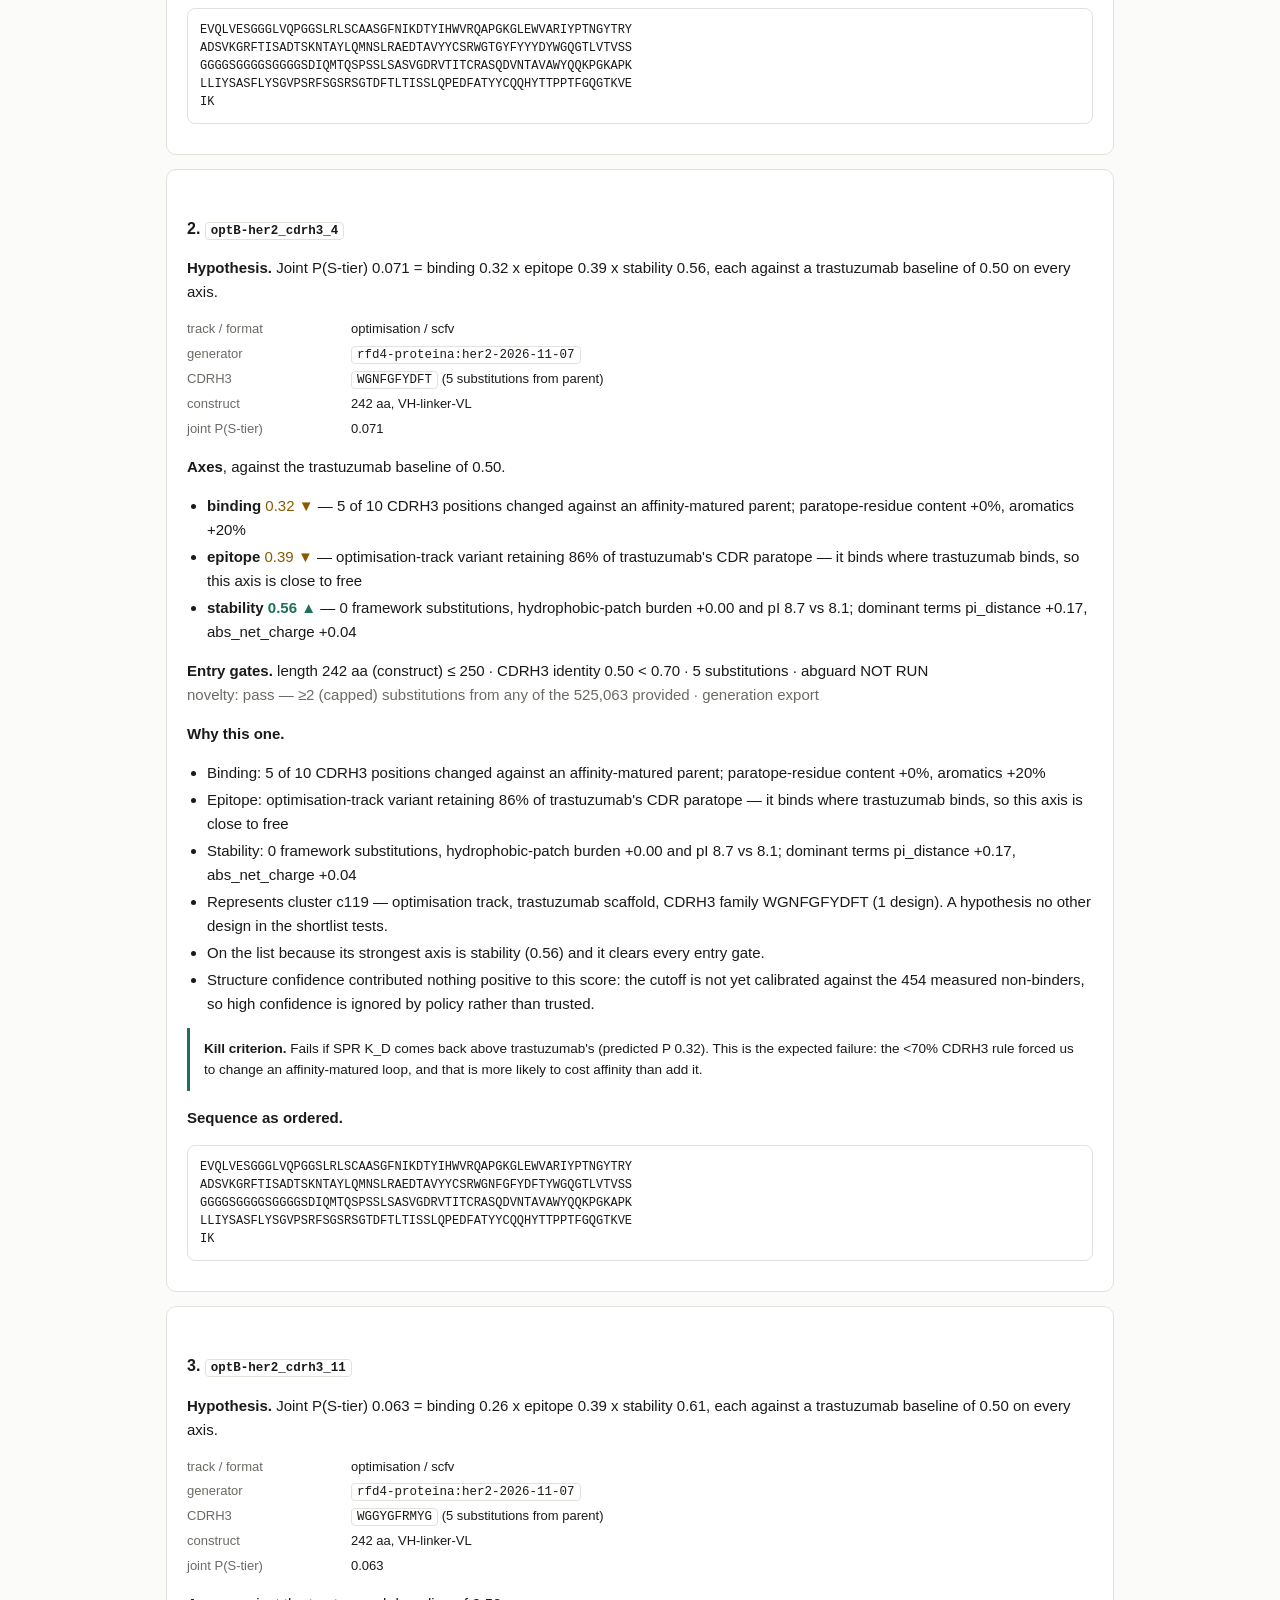
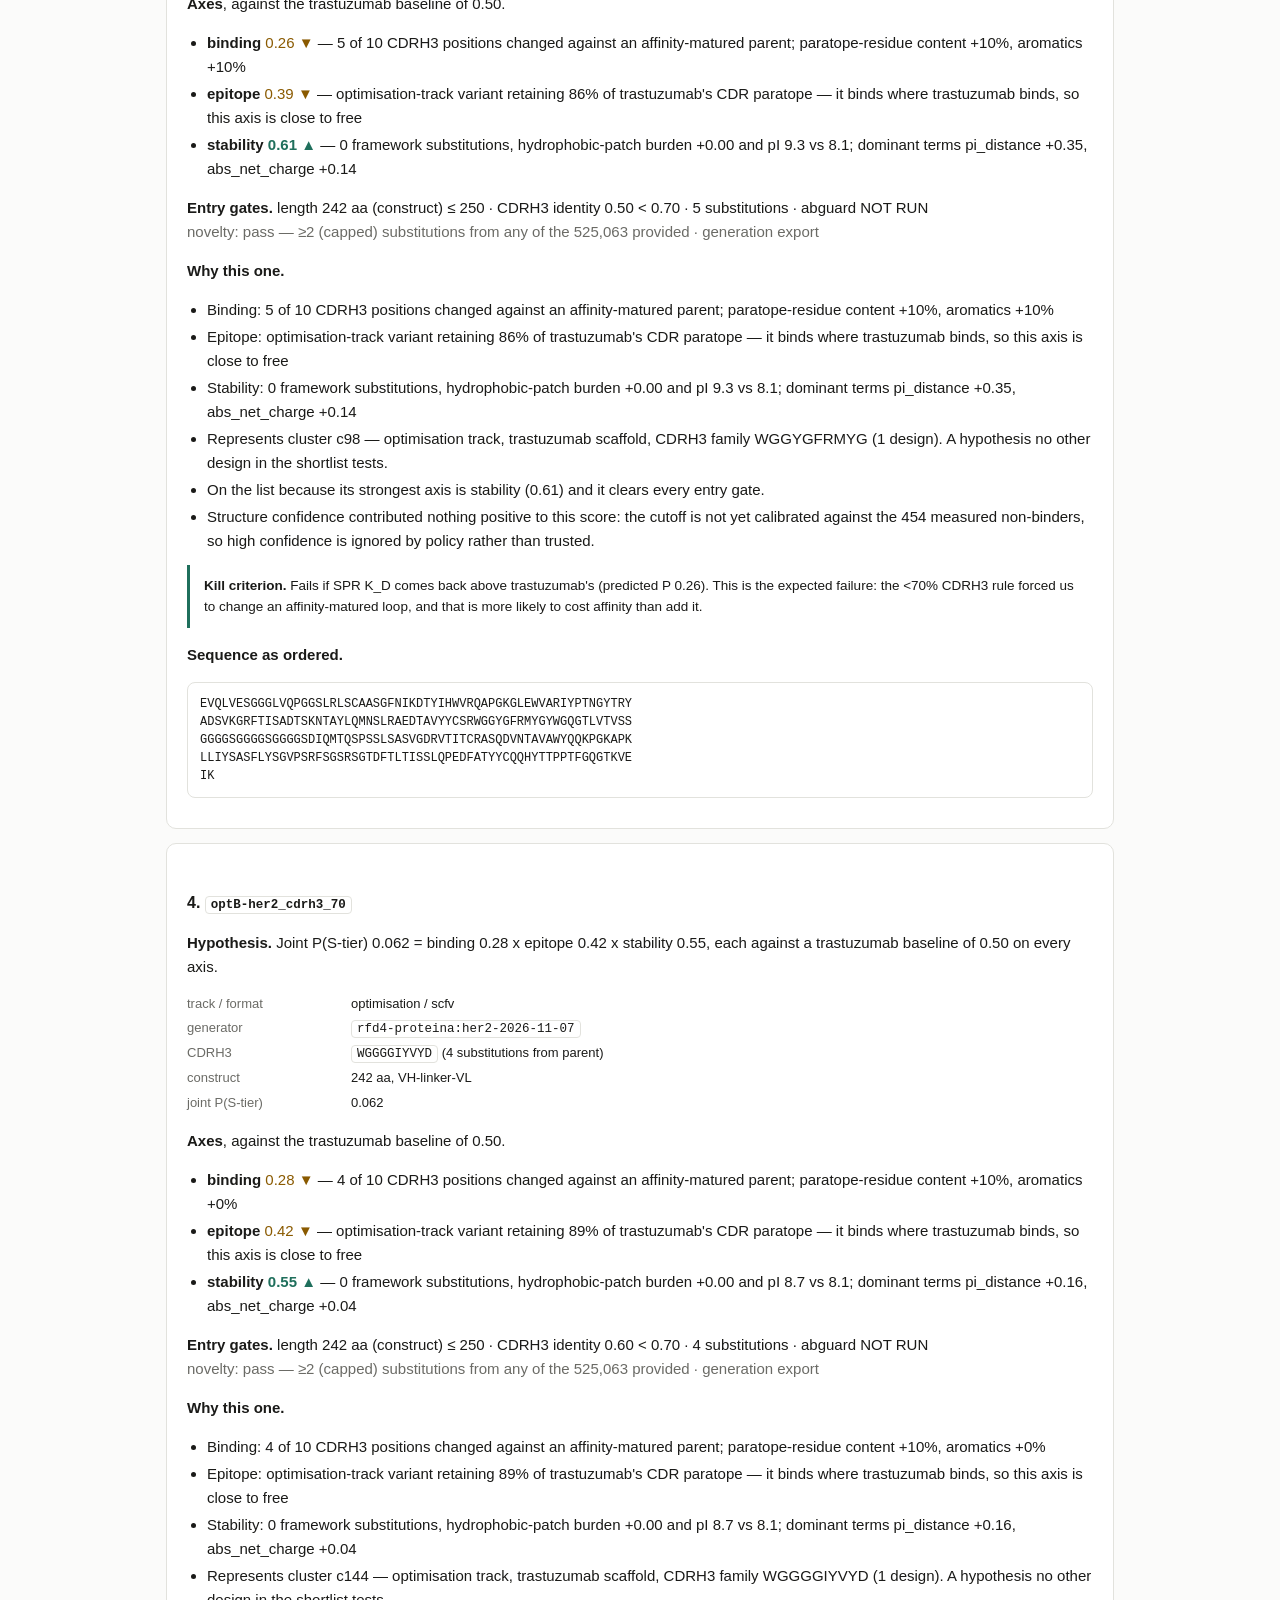
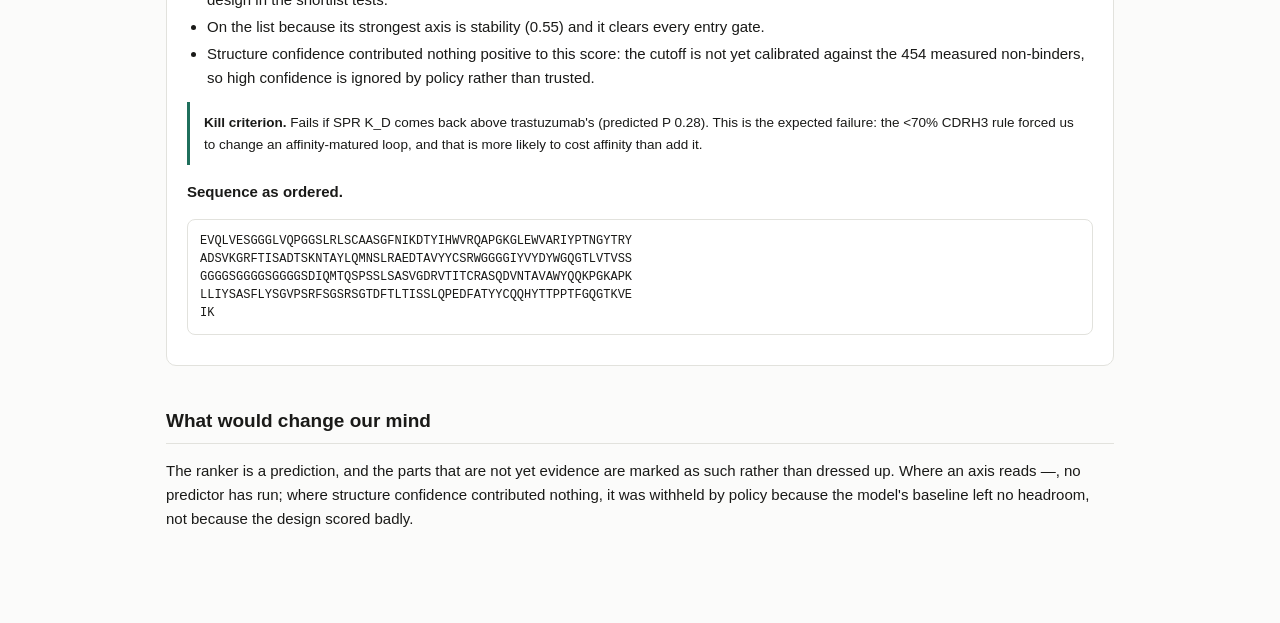
<file: examples/example-run/report.html>
<!doctype html><html lang=en><meta charset=utf-8>
<meta name=viewport content="width=device-width,initial-scale=1">
<title>FourWells shortlist</title>
<style>
:root{--bg:#fbfbfa;--fg:#1a1a18;--mut:#6b6b66;--line:#e2e2dd;--acc:#1f6f5c;--warn:#8a5a00;--card:#fff}
@media(prefers-color-scheme:dark){:root:not([data-theme=light]){--bg:#16171a;--fg:#e8e8e4;--mut:#9a9a94;--line:#2b2c30;--acc:#5fc9a8;--warn:#d9a441;--card:#1d1e22}}
*{box-sizing:border-box}
body{margin:0;background:var(--bg);color:var(--fg);font:15px/1.6 ui-sans-serif,-apple-system,Segoe UI,Roboto,sans-serif}
.wrap{max-width:980px;margin:0 auto;padding:40px 16px 80px}
h1{font-size:28px;margin:0 0 4px;letter-spacing:-.02em}
h2{font-size:19px;margin:40px 0 12px;padding-bottom:6px;border-bottom:1px solid var(--line)}
h3{font-size:16px;margin:28px 0 8px}
.sub{color:var(--mut);font-size:13px;margin-bottom:24px}
table{width:100%;border-collapse:collapse;font-size:13px;margin:12px 0}
th,td{text-align:left;padding:8px 10px;border-bottom:1px solid var(--line)}
th{color:var(--mut);font-weight:600;font-size:11px;text-transform:uppercase;letter-spacing:.06em}
code,pre{font-family:ui-monospace,SFMono-Regular,Menlo,monospace}
code{font-size:12.5px;background:var(--card);border:1px solid var(--line);border-radius:4px;padding:1px 5px}
pre{background:var(--card);border:1px solid var(--line);border-radius:8px;padding:12px;overflow-x:auto;font-size:12px;line-height:1.5}
.card{background:var(--card);border:1px solid var(--line);border-radius:10px;padding:18px 20px;margin:14px 0}
.up{color:var(--acc);font-weight:600}.dn{color:var(--warn)}.eq{color:var(--mut)}
.kv{display:grid;grid-template-columns:150px 1fr;gap:4px 14px;font-size:13px;margin:10px 0}
.kv dt{color:var(--mut)}.kv dd{margin:0}
.warn{border-left:3px solid var(--warn);background:var(--card);padding:12px 16px;border-radius:0 8px 8px 0;margin:14px 0;font-size:13.5px}
.kill{border-left:3px solid var(--acc);padding:10px 14px;margin:12px 0;font-size:13.5px;background:var(--card);border-radius:0 8px 8px 0}
ul{margin:8px 0;padding-left:20px}li{margin:3px 0}
@media(max-width:640px){.kv{grid-template-columns:1fr}.wrap{padding:24px 16px 60px}}
</style><div class=wrap>
<h1>FourWells — shortlist</h1>
<div class=sub>2026-11-14 12:11 · 4 designs for 4 lab slots · chosen from 261 eligible of 301 generated</div>
<p>Every axis is scored against trastuzumab at 0.50. S-tier requires beating the baseline on all three at once, so the joint score is a <strong>product</strong>, not a mean — a design excellent on two axes and hopeless on the third is not a candidate.</p>
<div class=warn><strong>Concentration warning.</strong> All 4 picks come from <code>her2-2026-11-07</code>. They share a generator and a scaffold, so they share a failure mode — if that family is wrong, all of them fail together.</div>
<h2>The four</h2><table><tr><th>#<th>design<th>track<th>CDRH3<th>subs<th>binding<th>epitope<th>stability<th>joint
<tr><td>1<td><code>optB-her2_cdrh3_82</code><td>optimisation<td><code>WGTGYFYYYD</code><td>5<td><span class="dn">0.33 ▼</span><td><span class="dn">0.39 ▼</span><td><span class="up">0.55 ▲</span><td>0.073
<tr><td>2<td><code>optB-her2_cdrh3_4</code><td>optimisation<td><code>WGNFGFYDFT</code><td>5<td><span class="dn">0.32 ▼</span><td><span class="dn">0.39 ▼</span><td><span class="up">0.56 ▲</span><td>0.071
<tr><td>3<td><code>optB-her2_cdrh3_11</code><td>optimisation<td><code>WGGYGFRMYG</code><td>5<td><span class="dn">0.26 ▼</span><td><span class="dn">0.39 ▼</span><td><span class="up">0.61 ▲</span><td>0.063
<tr><td>4<td><code>optB-her2_cdrh3_70</code><td>optimisation<td><code>WGGGGIYVYD</code><td>4<td><span class="dn">0.28 ▼</span><td><span class="dn">0.42 ▼</span><td><span class="up">0.55 ▲</span><td>0.062
</table>
<h2>Dossiers</h2>
<div class=card><h3>1. <code>optB-her2_cdrh3_82</code></h3>
<p><strong>Hypothesis.</strong> Joint P(S-tier) 0.073 = binding 0.33 x epitope 0.39 x stability 0.55, each against a trastuzumab baseline of 0.50 on every axis.</p>
<dl class=kv>
<dt>track / format<dd>optimisation / scfv
<dt>generator<dd><code>rfd4-proteina:her2-2026-11-07</code>
<dt>CDRH3<dd><code>WGTGYFYYYD</code> (5 substitutions from parent)
<dt>construct<dd>242 aa, VH-linker-VL
<dt>joint P(S-tier)<dd>0.073
</dl>
<p><strong>Axes</strong>, against the trastuzumab baseline of 0.50.</p><ul>
<li><strong>binding</strong> <span class="dn">0.33 ▼</span> — 5 of 10 CDRH3 positions changed against an affinity-matured parent; paratope-residue content +20%, aromatics +30%
<li><strong>epitope</strong> <span class="dn">0.39 ▼</span> — optimisation-track variant retaining 86% of trastuzumab&#x27;s CDR paratope — it binds where trastuzumab binds, so this axis is close to free
<li><strong>stability</strong> <span class="up">0.55 ▲</span> — 0 framework substitutions, hydrophobic-patch burden +0.00 and pI 8.6 vs 8.1; dominant terms pi_distance +0.15, abs_net_charge +0.04
</ul>
<p><strong>Entry gates.</strong> length 242 aa (construct) ≤ 250 · CDRH3 identity 0.50 &lt; 0.70 · 5 substitutions · abguard NOT RUN<br><span class=eq>novelty: pass — ≥2 (capped) substitutions from any of the 525,063 provided · generation export</span></p>
<p><strong>Why this one.</strong></p><ul>
<li>Binding: 5 of 10 CDRH3 positions changed against an affinity-matured parent; paratope-residue content +20%, aromatics +30%
<li>Epitope: optimisation-track variant retaining 86% of trastuzumab&#x27;s CDR paratope — it binds where trastuzumab binds, so this axis is close to free
<li>Stability: 0 framework substitutions, hydrophobic-patch burden +0.00 and pI 8.6 vs 8.1; dominant terms pi_distance +0.15, abs_net_charge +0.04
<li>Represents cluster c154 — optimisation track, trastuzumab scaffold, CDRH3 family WGTGYFYYYD (1 design). A hypothesis no other design in the shortlist tests.
<li>On the list because its strongest axis is stability (0.55) and it clears every entry gate.
<li>Structure confidence contributed nothing positive to this score: the cutoff is not yet calibrated against the 454 measured non-binders, so high confidence is ignored by policy rather than trusted.
</ul>
<div class=kill><strong>Kill criterion.</strong> Fails if SPR K_D comes back above trastuzumab&#x27;s (predicted P 0.33). This is the expected failure: the &lt;70% CDRH3 rule forced us to change an affinity-matured loop, and that is more likely to cost affinity than add it.</div>
<p><strong>Sequence as ordered.</strong></p><pre>
EVQLVESGGGLVQPGGSLRLSCAASGFNIKDTYIHWVRQAPGKGLEWVARIYPTNGYTRY
ADSVKGRFTISADTSKNTAYLQMNSLRAEDTAVYYCSRWGTGYFYYYDYWGQGTLVTVSS
GGGGSGGGGSGGGGSDIQMTQSPSSLSASVGDRVTITCRASQDVNTAVAWYQQKPGKAPK
LLIYSASFLYSGVPSRFSGSRSGTDFTLTISSLQPEDFATYYCQQHYTTPPTFGQGTKVE
IK
</pre></div>
<div class=card><h3>2. <code>optB-her2_cdrh3_4</code></h3>
<p><strong>Hypothesis.</strong> Joint P(S-tier) 0.071 = binding 0.32 x epitope 0.39 x stability 0.56, each against a trastuzumab baseline of 0.50 on every axis.</p>
<dl class=kv>
<dt>track / format<dd>optimisation / scfv
<dt>generator<dd><code>rfd4-proteina:her2-2026-11-07</code>
<dt>CDRH3<dd><code>WGNFGFYDFT</code> (5 substitutions from parent)
<dt>construct<dd>242 aa, VH-linker-VL
<dt>joint P(S-tier)<dd>0.071
</dl>
<p><strong>Axes</strong>, against the trastuzumab baseline of 0.50.</p><ul>
<li><strong>binding</strong> <span class="dn">0.32 ▼</span> — 5 of 10 CDRH3 positions changed against an affinity-matured parent; paratope-residue content +0%, aromatics +20%
<li><strong>epitope</strong> <span class="dn">0.39 ▼</span> — optimisation-track variant retaining 86% of trastuzumab&#x27;s CDR paratope — it binds where trastuzumab binds, so this axis is close to free
<li><strong>stability</strong> <span class="up">0.56 ▲</span> — 0 framework substitutions, hydrophobic-patch burden +0.00 and pI 8.7 vs 8.1; dominant terms pi_distance +0.17, abs_net_charge +0.04
</ul>
<p><strong>Entry gates.</strong> length 242 aa (construct) ≤ 250 · CDRH3 identity 0.50 &lt; 0.70 · 5 substitutions · abguard NOT RUN<br><span class=eq>novelty: pass — ≥2 (capped) substitutions from any of the 525,063 provided · generation export</span></p>
<p><strong>Why this one.</strong></p><ul>
<li>Binding: 5 of 10 CDRH3 positions changed against an affinity-matured parent; paratope-residue content +0%, aromatics +20%
<li>Epitope: optimisation-track variant retaining 86% of trastuzumab&#x27;s CDR paratope — it binds where trastuzumab binds, so this axis is close to free
<li>Stability: 0 framework substitutions, hydrophobic-patch burden +0.00 and pI 8.7 vs 8.1; dominant terms pi_distance +0.17, abs_net_charge +0.04
<li>Represents cluster c119 — optimisation track, trastuzumab scaffold, CDRH3 family WGNFGFYDFT (1 design). A hypothesis no other design in the shortlist tests.
<li>On the list because its strongest axis is stability (0.56) and it clears every entry gate.
<li>Structure confidence contributed nothing positive to this score: the cutoff is not yet calibrated against the 454 measured non-binders, so high confidence is ignored by policy rather than trusted.
</ul>
<div class=kill><strong>Kill criterion.</strong> Fails if SPR K_D comes back above trastuzumab&#x27;s (predicted P 0.32). This is the expected failure: the &lt;70% CDRH3 rule forced us to change an affinity-matured loop, and that is more likely to cost affinity than add it.</div>
<p><strong>Sequence as ordered.</strong></p><pre>
EVQLVESGGGLVQPGGSLRLSCAASGFNIKDTYIHWVRQAPGKGLEWVARIYPTNGYTRY
ADSVKGRFTISADTSKNTAYLQMNSLRAEDTAVYYCSRWGNFGFYDFTYWGQGTLVTVSS
GGGGSGGGGSGGGGSDIQMTQSPSSLSASVGDRVTITCRASQDVNTAVAWYQQKPGKAPK
LLIYSASFLYSGVPSRFSGSRSGTDFTLTISSLQPEDFATYYCQQHYTTPPTFGQGTKVE
IK
</pre></div>
<div class=card><h3>3. <code>optB-her2_cdrh3_11</code></h3>
<p><strong>Hypothesis.</strong> Joint P(S-tier) 0.063 = binding 0.26 x epitope 0.39 x stability 0.61, each against a trastuzumab baseline of 0.50 on every axis.</p>
<dl class=kv>
<dt>track / format<dd>optimisation / scfv
<dt>generator<dd><code>rfd4-proteina:her2-2026-11-07</code>
<dt>CDRH3<dd><code>WGGYGFRMYG</code> (5 substitutions from parent)
<dt>construct<dd>242 aa, VH-linker-VL
<dt>joint P(S-tier)<dd>0.063
</dl>
<p><strong>Axes</strong>, against the trastuzumab baseline of 0.50.</p><ul>
<li><strong>binding</strong> <span class="dn">0.26 ▼</span> — 5 of 10 CDRH3 positions changed against an affinity-matured parent; paratope-residue content +10%, aromatics +10%
<li><strong>epitope</strong> <span class="dn">0.39 ▼</span> — optimisation-track variant retaining 86% of trastuzumab&#x27;s CDR paratope — it binds where trastuzumab binds, so this axis is close to free
<li><strong>stability</strong> <span class="up">0.61 ▲</span> — 0 framework substitutions, hydrophobic-patch burden +0.00 and pI 9.3 vs 8.1; dominant terms pi_distance +0.35, abs_net_charge +0.14
</ul>
<p><strong>Entry gates.</strong> length 242 aa (construct) ≤ 250 · CDRH3 identity 0.50 &lt; 0.70 · 5 substitutions · abguard NOT RUN<br><span class=eq>novelty: pass — ≥2 (capped) substitutions from any of the 525,063 provided · generation export</span></p>
<p><strong>Why this one.</strong></p><ul>
<li>Binding: 5 of 10 CDRH3 positions changed against an affinity-matured parent; paratope-residue content +10%, aromatics +10%
<li>Epitope: optimisation-track variant retaining 86% of trastuzumab&#x27;s CDR paratope — it binds where trastuzumab binds, so this axis is close to free
<li>Stability: 0 framework substitutions, hydrophobic-patch burden +0.00 and pI 9.3 vs 8.1; dominant terms pi_distance +0.35, abs_net_charge +0.14
<li>Represents cluster c98 — optimisation track, trastuzumab scaffold, CDRH3 family WGGYGFRMYG (1 design). A hypothesis no other design in the shortlist tests.
<li>On the list because its strongest axis is stability (0.61) and it clears every entry gate.
<li>Structure confidence contributed nothing positive to this score: the cutoff is not yet calibrated against the 454 measured non-binders, so high confidence is ignored by policy rather than trusted.
</ul>
<div class=kill><strong>Kill criterion.</strong> Fails if SPR K_D comes back above trastuzumab&#x27;s (predicted P 0.26). This is the expected failure: the &lt;70% CDRH3 rule forced us to change an affinity-matured loop, and that is more likely to cost affinity than add it.</div>
<p><strong>Sequence as ordered.</strong></p><pre>
EVQLVESGGGLVQPGGSLRLSCAASGFNIKDTYIHWVRQAPGKGLEWVARIYPTNGYTRY
ADSVKGRFTISADTSKNTAYLQMNSLRAEDTAVYYCSRWGGYGFRMYGYWGQGTLVTVSS
GGGGSGGGGSGGGGSDIQMTQSPSSLSASVGDRVTITCRASQDVNTAVAWYQQKPGKAPK
LLIYSASFLYSGVPSRFSGSRSGTDFTLTISSLQPEDFATYYCQQHYTTPPTFGQGTKVE
IK
</pre></div>
<div class=card><h3>4. <code>optB-her2_cdrh3_70</code></h3>
<p><strong>Hypothesis.</strong> Joint P(S-tier) 0.062 = binding 0.28 x epitope 0.42 x stability 0.55, each against a trastuzumab baseline of 0.50 on every axis.</p>
<dl class=kv>
<dt>track / format<dd>optimisation / scfv
<dt>generator<dd><code>rfd4-proteina:her2-2026-11-07</code>
<dt>CDRH3<dd><code>WGGGGIYVYD</code> (4 substitutions from parent)
<dt>construct<dd>242 aa, VH-linker-VL
<dt>joint P(S-tier)<dd>0.062
</dl>
<p><strong>Axes</strong>, against the trastuzumab baseline of 0.50.</p><ul>
<li><strong>binding</strong> <span class="dn">0.28 ▼</span> — 4 of 10 CDRH3 positions changed against an affinity-matured parent; paratope-residue content +10%, aromatics +0%
<li><strong>epitope</strong> <span class="dn">0.42 ▼</span> — optimisation-track variant retaining 89% of trastuzumab&#x27;s CDR paratope — it binds where trastuzumab binds, so this axis is close to free
<li><strong>stability</strong> <span class="up">0.55 ▲</span> — 0 framework substitutions, hydrophobic-patch burden +0.00 and pI 8.7 vs 8.1; dominant terms pi_distance +0.16, abs_net_charge +0.04
</ul>
<p><strong>Entry gates.</strong> length 242 aa (construct) ≤ 250 · CDRH3 identity 0.60 &lt; 0.70 · 4 substitutions · abguard NOT RUN<br><span class=eq>novelty: pass — ≥2 (capped) substitutions from any of the 525,063 provided · generation export</span></p>
<p><strong>Why this one.</strong></p><ul>
<li>Binding: 4 of 10 CDRH3 positions changed against an affinity-matured parent; paratope-residue content +10%, aromatics +0%
<li>Epitope: optimisation-track variant retaining 89% of trastuzumab&#x27;s CDR paratope — it binds where trastuzumab binds, so this axis is close to free
<li>Stability: 0 framework substitutions, hydrophobic-patch burden +0.00 and pI 8.7 vs 8.1; dominant terms pi_distance +0.16, abs_net_charge +0.04
<li>Represents cluster c144 — optimisation track, trastuzumab scaffold, CDRH3 family WGGGGIYVYD (1 design). A hypothesis no other design in the shortlist tests.
<li>On the list because its strongest axis is stability (0.55) and it clears every entry gate.
<li>Structure confidence contributed nothing positive to this score: the cutoff is not yet calibrated against the 454 measured non-binders, so high confidence is ignored by policy rather than trusted.
</ul>
<div class=kill><strong>Kill criterion.</strong> Fails if SPR K_D comes back above trastuzumab&#x27;s (predicted P 0.28). This is the expected failure: the &lt;70% CDRH3 rule forced us to change an affinity-matured loop, and that is more likely to cost affinity than add it.</div>
<p><strong>Sequence as ordered.</strong></p><pre>
EVQLVESGGGLVQPGGSLRLSCAASGFNIKDTYIHWVRQAPGKGLEWVARIYPTNGYTRY
ADSVKGRFTISADTSKNTAYLQMNSLRAEDTAVYYCSRWGGGGIYVYDYWGQGTLVTVSS
GGGGSGGGGSGGGGSDIQMTQSPSSLSASVGDRVTITCRASQDVNTAVAWYQQKPGKAPK
LLIYSASFLYSGVPSRFSGSRSGTDFTLTISSLQPEDFATYYCQQHYTTPPTFGQGTKVE
IK
</pre></div>
<h2>What would change our mind</h2>
<p>The ranker is a prediction, and the parts that are not yet evidence are marked as such rather than dressed up. Where an axis reads —, no predictor has run; where structure confidence contributed nothing, it was withheld by policy because the model's baseline left no headroom, not because the design scored badly.</p>
</div></html>
</file>
